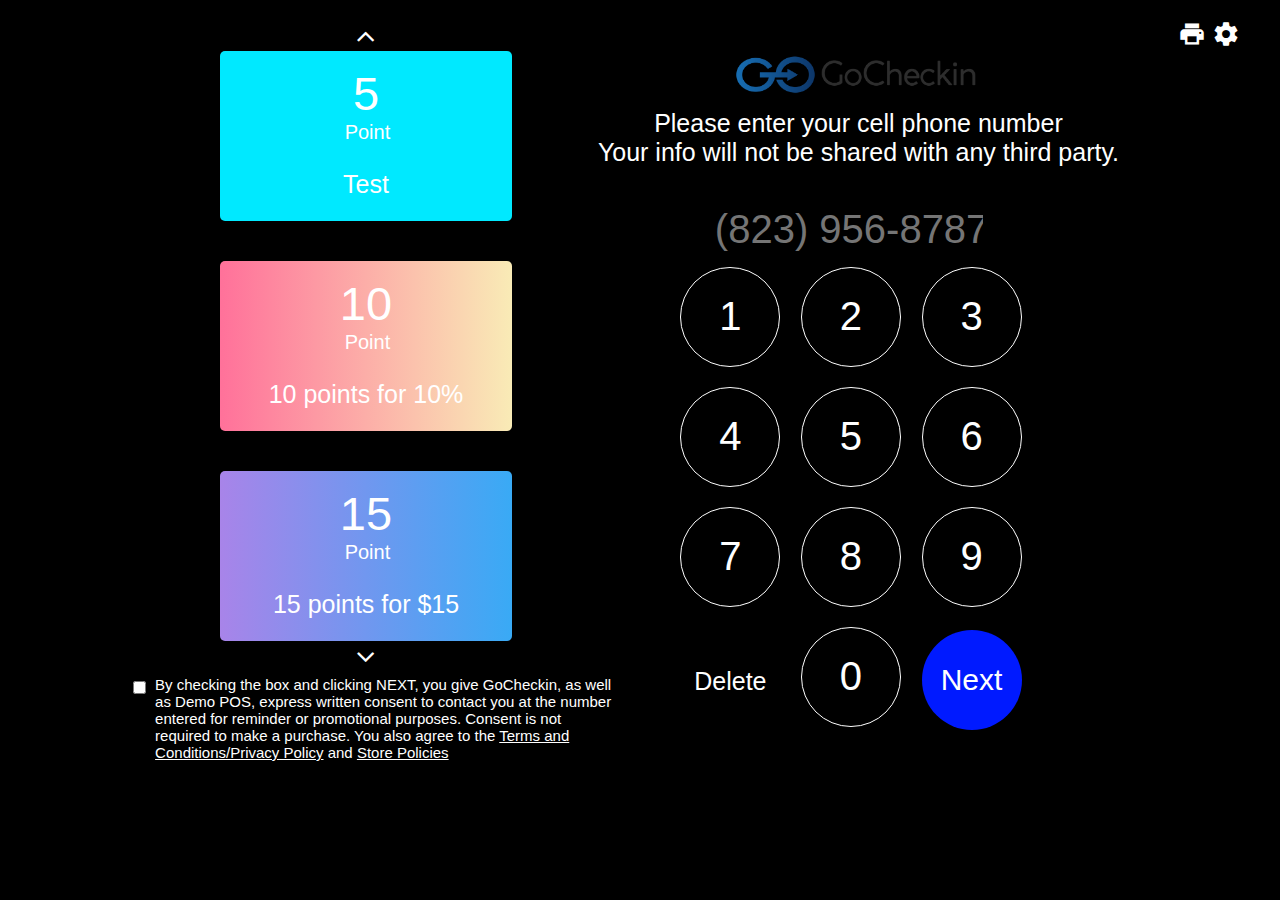
<file: Nail/index.html>
<!DOCTYPE html>
<html lang="en">

<head>
    <meta charset="UTF-8">
    <meta http-equiv="X-UA-Compatible" content="IE=edge">
    <meta name="viewport" content="width=device-width, initial-scale=1.0">
    <link rel="stylesheet" type="text/css" href="resources/css/styles.css">
    <link rel="stylesheet" type="text/css" href="resources/css/queries.css">
    <link rel="stylesheet" href="https://cdnjs.cloudflare.com/ajax/libs/font-awesome/4.7.0/css/font-awesome.min.css">
    <link rel="stylesheet" href="https://fonts.googleapis.com/icon?family=Material+Icons">
    <script src="resources/js/function.js"></script>
    <title>Duyen | Nails |</title>
</head>

<body>
    <header>
        <div class="nagvition-icons">
            <nav>
                <ul>
                    <li><a href="#"><i class="material-icons">print</i></a></li>
                    <li><a href="#"><i class="material-icons">settings</i></a></li>
                </ul>
            </nav>
        </div>


        <section class="first-page-section">
            <div class="row">
                <div class="col span-1-of-3">
                    <!-- Point Section -->
                    <div class="point-section">
                        <!-- Box -->
                        <div class="point-box-container">
                            <!-- Arrow up -->
                            <i class="fa fa-angle-up"></i>


                            <div class="row">
                                <!-- Arrow left for 786px & 820px -->
                                <i class="material-icons arrow-left">keyboard_arrow_left</i>

                                <div class="col span-1-of-3 box box-1 box-1-w786px">
                                    <h2>5</h2>
                                    <p>Point</p>
                                    <h5>Test</h5>
                                </div>
                                <div class="col span-1-of-3 box box-2">
                                    <h2>10</h2>
                                    <p>Point</p>
                                    <h5>10 points for 10%</h5>
                                </div>
                                <div class="col span-1-of-3 box box-3">
                                    <h2>15</h2>
                                    <p>Point</p>
                                    <h5>15 points for $15</h5>
                                </div>

                                <!-- Arrow right for 786px & 820px -->
                                <i class="material-icons arrow-right">keyboard_arrow_right</i>
                            </div>

                            <!-- Arrow down -->
                            <i class="fa fa-angle-down" style="margin-bottom: 5px"></i>

                        </div>

                        <!-- Agreement -->
                        <div class="agreement-section">
                            <input type="checkbox">
                            <p>By checking the box and clicking NEXT, you give GoCheckin, as well as Demo POS, express written consent to contact you at the number entered for reminder or promotional purposes. Consent is not required to make a purchase.
                                You also agree to the <a href="#">Terms and Conditions/Privacy Policy</a> and <a href="#">Store Policies</a>
                            </p>
                        </div>
                    </div>

                </div>
                <div class="clearfix:after"></div>
                <!-- Enter Phone Number Section -->
                <div class="col span-2-of-3">
                    <div class="phone-number-section">
                        <img class="logo" src="./resources/img/logo.png">
                        <p>
                            Please enter your cell phone number <br> Your info will not be shared with any third party.
                        </p>
                        <div class="phoneNumber">
                            <form><input type="tel" id="phone" name="phone" placeholder="(823) 956-8787" pattern="[0-9]{3}-[0-9]{3}-[0-9]{2}" required></form>
                        </div>
                        <div class="keyboard">
                            <div class="row-keyboard">
                                <button onclick="myFunction()" class="btn">1</button>
                                <button class="btn">2</button>
                                <button class="btn">3</button>
                            </div>
                            <div class="row-keyboard">
                                <button class="btn">4</button>
                                <button class="btn">5</button>
                                <button class="btn">6</button>
                            </div>
                            <div class="row-keyboard">
                                <button class="btn">7</button>
                                <button class="btn">8</button>
                                <button class="btn">9</button>
                            </div>
                            <div class="row-keyboard">
                                <button class="btn delelete-btn">Delete</button>
                                <button class="btn">0</button>
                                <a href="Email.html"><button class="btn next-btn">Next</button></a>
                            </div>
                        </div>
                    </div>

                </div>
            </div>
        </section>
    </header>

</body>

</html>
</file>
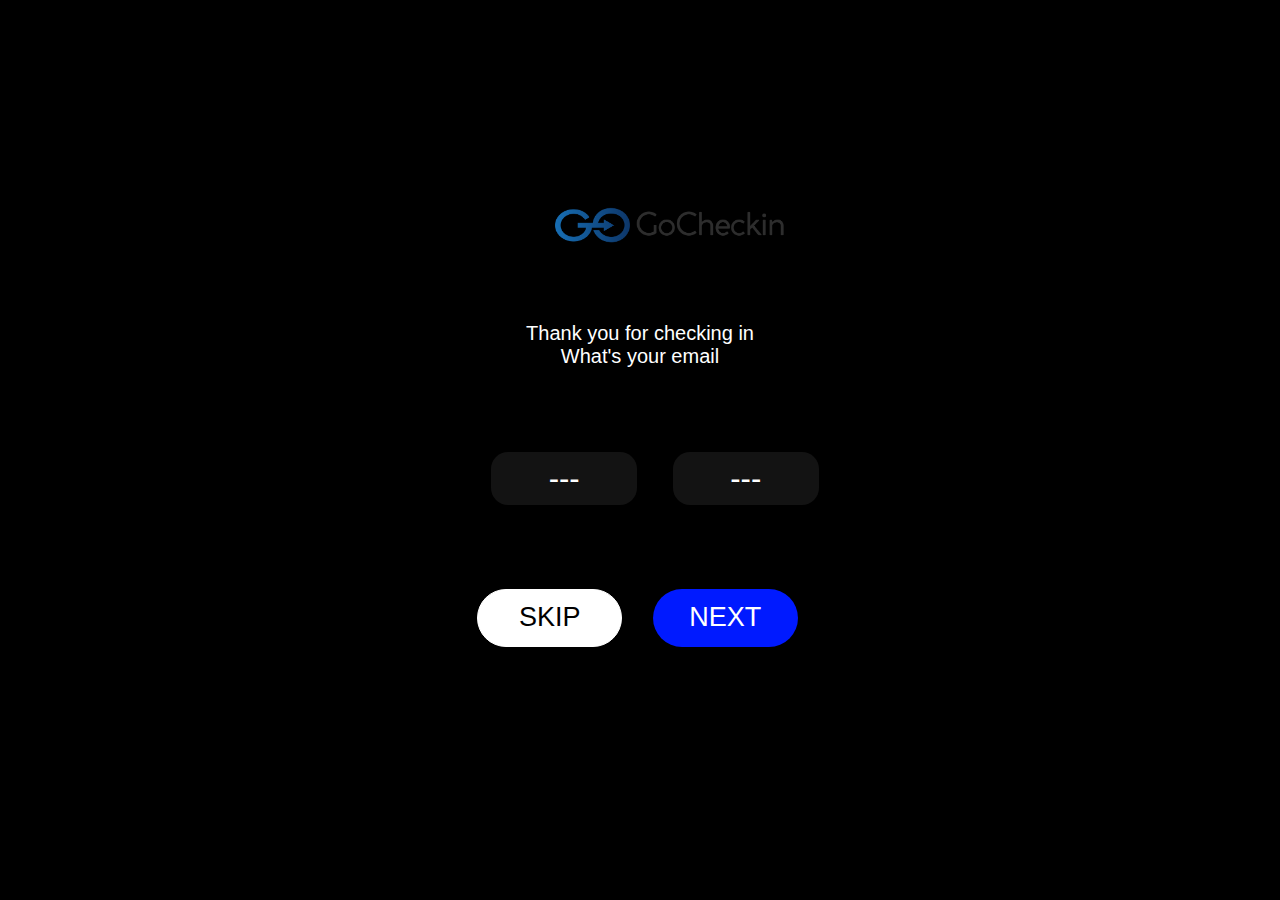
<file: Nail/Birthday.html>
<!DOCTYPE html>
<html lang="en">

<head>
    <meta charset="UTF-8">
    <meta http-equiv="X-UA-Compatible" content="IE=edge">
    <meta name="viewport" content="width=device-width, initial-scale=1.0">
    <link rel="stylesheet" type="text/css" href="resources/css/styles.css">
    <link rel="stylesheet" type="text/css" href="resources/css/queries.css">
    <link rel="stylesheet" href="https://fonts.googleapis.com/icon?family=Material+Icons">

    <title>| Nails | Enter Your Birthday </title>
</head>
<header>
    <div class="email-section birtday-section">
        <div class="birthday-row">
            <img class="logo-small" src="./resources/img/logo.png">
        </div>

        <div class="birthday-row">
            <p>
                Thank you for checking in
            </p>
            <p>
                What's your email
            </p>
        </div>

        <div class="birthday-row">
            <form>
                <select name="month" id="month">
                    <!-- <option value="---">---</option>
                    <option value="January">January</option>
                    <option value="February">February</option>
                    <option value="March">March</option>
                    <option value="April">April</option>
                    <option value="May">May</option>
                    <option value="June">June</option>
                    <option value="July">July</option>
                    <option value="August">August</option>
                    <option value="September">September</option>
                    <option value="October">October</option>
                    <option value="November">November</option>
                    <option value="December">December</option> -->
                </select>

                <select name="day" id="day">
                    <!-- <option value="---">---</option>
                    <option value="1">1</option>
                    <option value="2">2</option>
                    <option value="3">3</option>
                    <option value="4">4</option>
                    <option value="5">5</option>
                    <option value="6">6</option>
                    <option value="7">7</option>
                    <option value="8">8</option>
                    <option value="9">9</option>
                    <option value="10">10</option>
                    <option value="11">11</option>
                    <option value="12">12</option>
                    <option value="13">13</option>
                    <option value="14">14</option>
                    <option value="15">15</option>
                    <option value="16">16</option>
                    <option value="17">17</option>
                    <option value="18">18</option>
                    <option value="19">19</option>
                    <option value="20">20</option>
                    <option value="21">21</option>
                    <option value="22">22</option>
                    <option value="23">23</option>
                    <option value="24">24</option>
                    <option value="25">25</option>
                    <option value="26">26</option>
                    <option value="27">27</option>
                    <option value="28">28</option>
                    <option value="29">29</option>
                    <option value="30">30</option>
                    <option value="31">31</option> -->
                </select>

            </form>
        </div>

        <div class="birthday-row">
            <a href="Services.html"><button class="skip-btn">SKIP</button></a>
            <a href="Services.html"></a><button class="long-next-btn">NEXT</button>
        </div>
    </div>

    <body>
        <script src="resources/js/function.js"></script>
    </body>

</header>
</file>
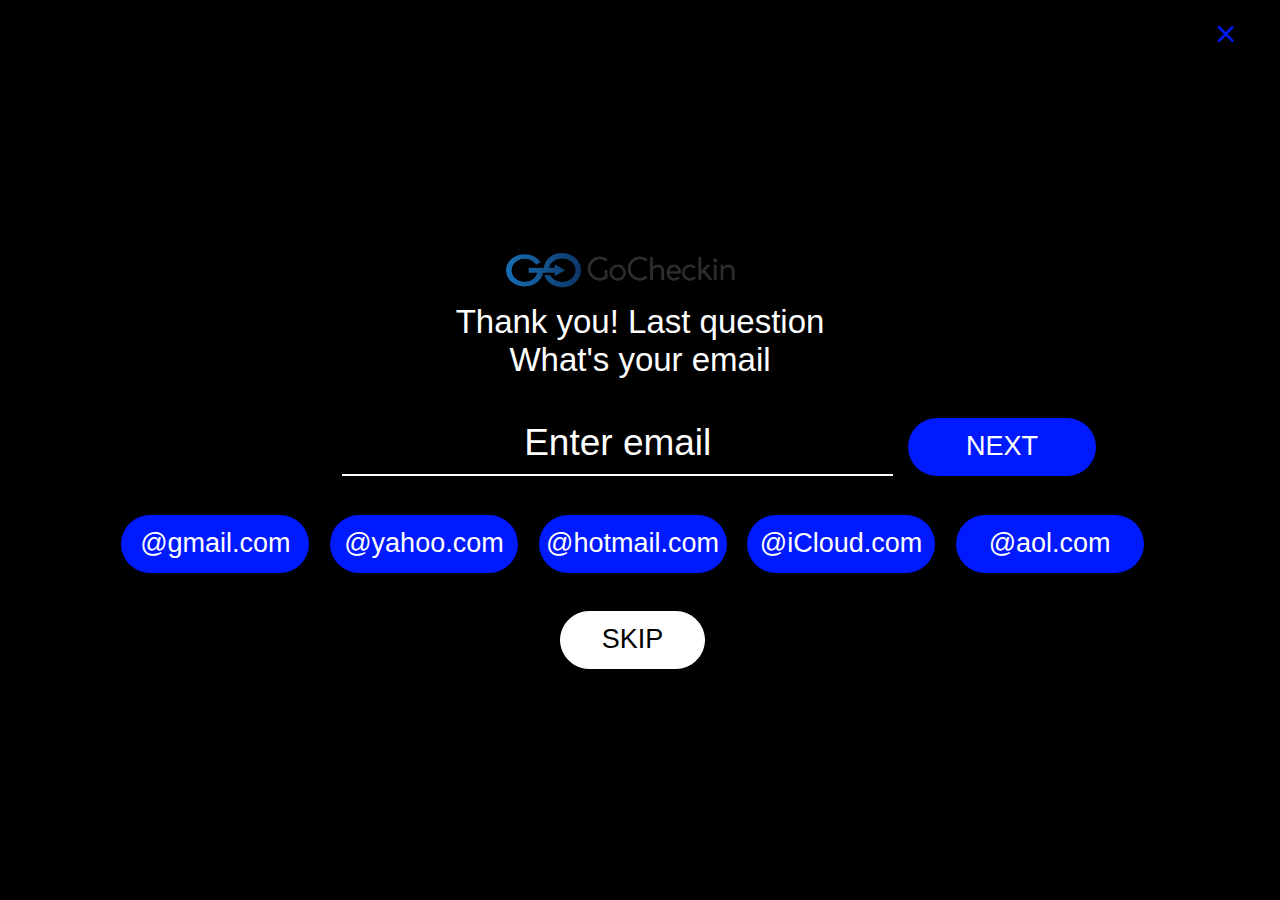
<file: Nail/Email.html>
<!DOCTYPE html>
<html lang="en">

<head>
    <meta charset="UTF-8">
    <meta http-equiv="X-UA-Compatible" content="IE=edge">
    <meta name="viewport" content="width=device-width, initial-scale=1.0">
    <link rel="stylesheet" type="text/css" href="resources/css/styles.css">
    <link rel="stylesheet" type="text/css" href="resources/css/queries.css">
    <link rel="stylesheet" href="https://fonts.googleapis.com/icon?family=Material+Icons">

    <title>| Nails | Enter Your Email </title>
</head>
<header>
    <div class="nagvition-icons">
        <nav>
            <i class="material-icons close-icon">close</i>
        </nav>
    </div>

    <div class="email-section">
        <!-- Email Title -->
        <div class="email-row">
            <img class="logo-small" src="./resources/img/logo.png">
            <p>
                Thank you! Last question
            </p>
            <p>
                What's your email
            </p>
        </div>

        <!-- Enter Email-->
        <div class="email-row">
            <div class="input-and-next-btn">
                <span>
                    <input type="email" id="email" name="email" placeholder="Enter email">
                    <button class="long-next-btn">NEXT</button>
                </span>
            </div>
        </div>

        <!-- Options for choosing the ending for Email -->
        <div class="email-row">
            <button>@gmail.com</button>
            <button>@yahoo.com</button>
            <button>@hotmail.com</button>
            <button>@iCloud.com</button>
            <button>@aol.com</button>
        </div>

        <!-- Skip button-->

        <a href="Birthday.html"><button class="skip-btn">SKIP</button></a>



    </div>
</header>


<body>

</body>

</html>
</file>
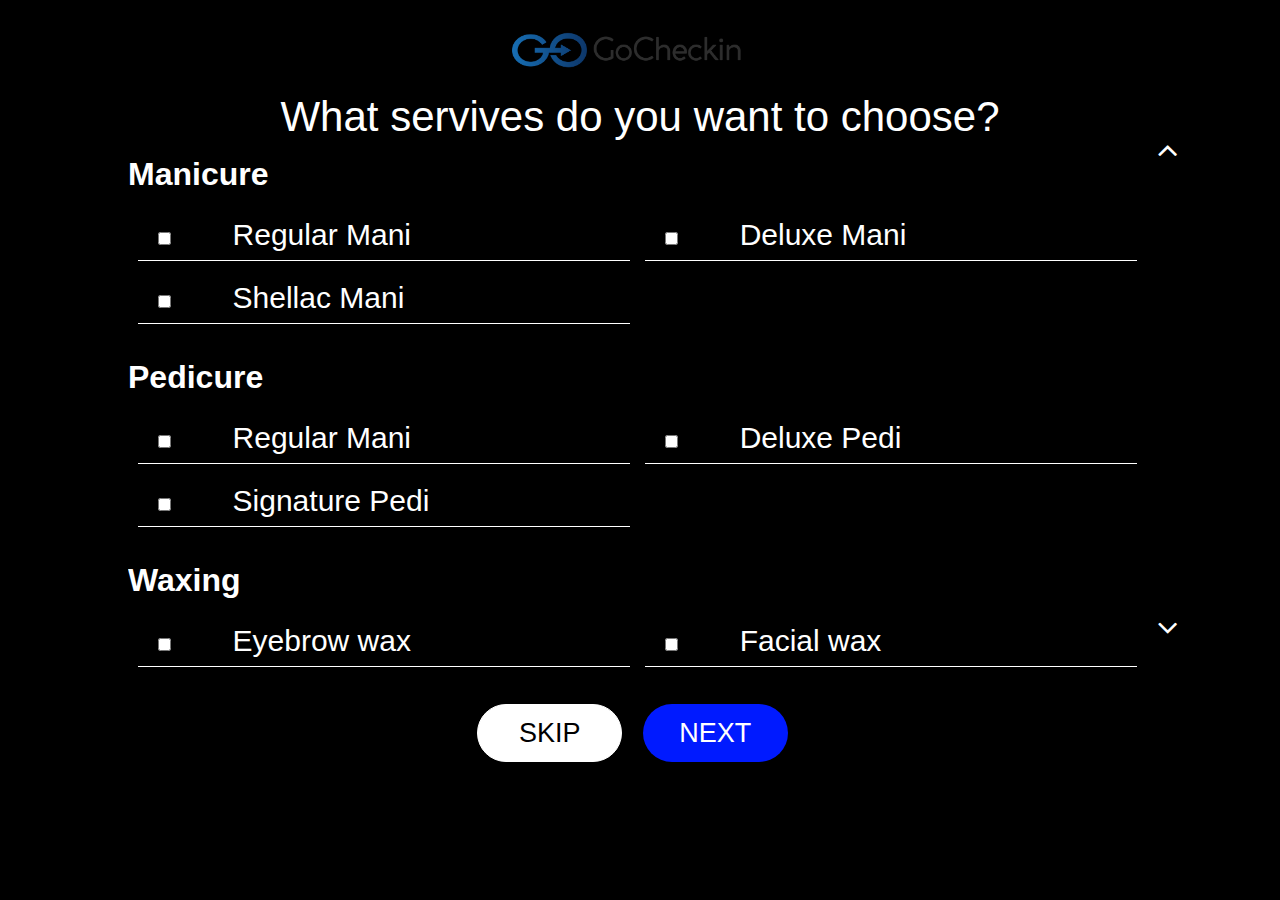
<file: Nail/Services.html>
<!DOCTYPE html>
<html lang="en">

<head>
    <meta charset="UTF-8">
    <meta http-equiv="X-UA-Compatible" content="IE=edge">
    <meta name="viewport" content="width=device-width, initial-scale=1.0">
    <link rel="stylesheet" type="text/css" href="resources/css/styles.css">
    <link rel="stylesheet" type="text/css" href="resources/css/queries.css">
    <link rel="stylesheet" href="https://cdnjs.cloudflare.com/ajax/libs/font-awesome/4.7.0/css/font-awesome.min.css">
    <link rel="stylesheet" href="https://fonts.googleapis.com/icon?family=Material+Icons">

    <title>| Nails | Enter Your Birthday </title>
</head>
<header>
    <div class="service-section">
        <div class="service-row">
            <img class="logo-small" src="./resources/img/logo.png">
        </div>
        <div class="service-row">
            <h2>
                What servives do you want to choose?
            </h2>
        </div>

        <!-- Arrow up -->
        <i class="fa fa-angle-up arrow-up"></i>

        <!-- Parent container of servive -->
        <div class="service-container">
            <!----- Manicure ----->
            <div class="service-row">
                <h5> Manicure </h5>
                <div class="ser-row">
                    <input type="checkbox">
                    <span>
                        <label>Regular Mani</label>
                    </span>
                </div>
                <div class="ser-row">
                    <input type="checkbox">
                    <span>
                        <label>Deluxe Mani</label>
                    </span>
                </div>
                <div class="ser-row">
                    <input type="checkbox">
                    <span>
                        <label>Shellac Mani</label>
                    </span>
                </div>
            </div>
            <!----- Pedicure ----->
            <div class="service-row">
                <h5> Pedicure </h5>

                <div class="ser-row">
                    <input type="checkbox">
                    <span>
                        <label>Regular Mani</label>
                    </span>
                </div>
                <div class="ser-row">
                    <input type="checkbox">
                    <span>
                        <label>Deluxe Pedi</label>
                    </span>
                </div>
                <div class="ser-row">
                    <input type="checkbox">
                    <span>
                        <label>Signature Pedi</label>
                    </span>
                </div>
            </div>

            <!----- Waxing ----->
            <div class="service-row">
                <h5> Waxing </h5>

                <div class="ser-row">
                    <input type="checkbox">
                    <span>
                        <label>Eyebrow wax</label>
                    </span>
                </div>
                <div class="ser-row">
                    <input type="checkbox">
                    <span>
                        <label>Facial wax</label>
                    </span>
                </div>
            </div>

            <!----- Template ------->
            <div class="service-row">
                <h5> Title </h5>

                <div class="ser-row">
                    <input type="checkbox">
                    <span>
                        <label>Name of service</label>
                    </span>
                </div>
                <div class="ser-row">
                    <input type="checkbox">
                    <span>
                        <label>Name of service</label>
                    </span>
                </div>
            </div>

            <div class="service-row">
                <h5> Title </h5>

                <div class="ser-row">
                    <input type="checkbox">
                    <span>
                        <label>Name of service</label>
                    </span>
                </div>
                <div class="ser-row">
                    <input type="checkbox">
                    <span>
                        <label>Name of service</label>
                    </span>
                </div>
                <div class="ser-row">
                    <input type="checkbox">
                    <span>
                        <label>Name of service</label>
                    </span>
                </div>
            </div>

            <div class="service-row">
                <h5> Title </h5>

                <div class="ser-row">
                    <input type="checkbox">
                    <span>
                        <label>Name of service</label>
                    </span>
                </div>
                <div class="ser-row">
                    <input type="checkbox">
                    <span>
                        <label>Name of service</label>
                    </span>
                </div>
                <div class="ser-row">
                    <input type="checkbox">
                    <span>
                        <label>Name of service</label>
                    </span>
                </div>
            </div>

            <!-- Arrow down -->
            <i class="fa fa-angle-down arrow-down" style="margin-bottom: 5px"></i>

        </div>


        <!-- Skip & Next Button -->
        <div class="btn-bottom">
            <a href="PreferredStaff.html"><button class="skip-btn">SKIP</button></a>
            <a href="PreferredStaff.html"><button class="long-next-btn">NEXT</button></a>
        </div>

    </div>
</header>
</file>
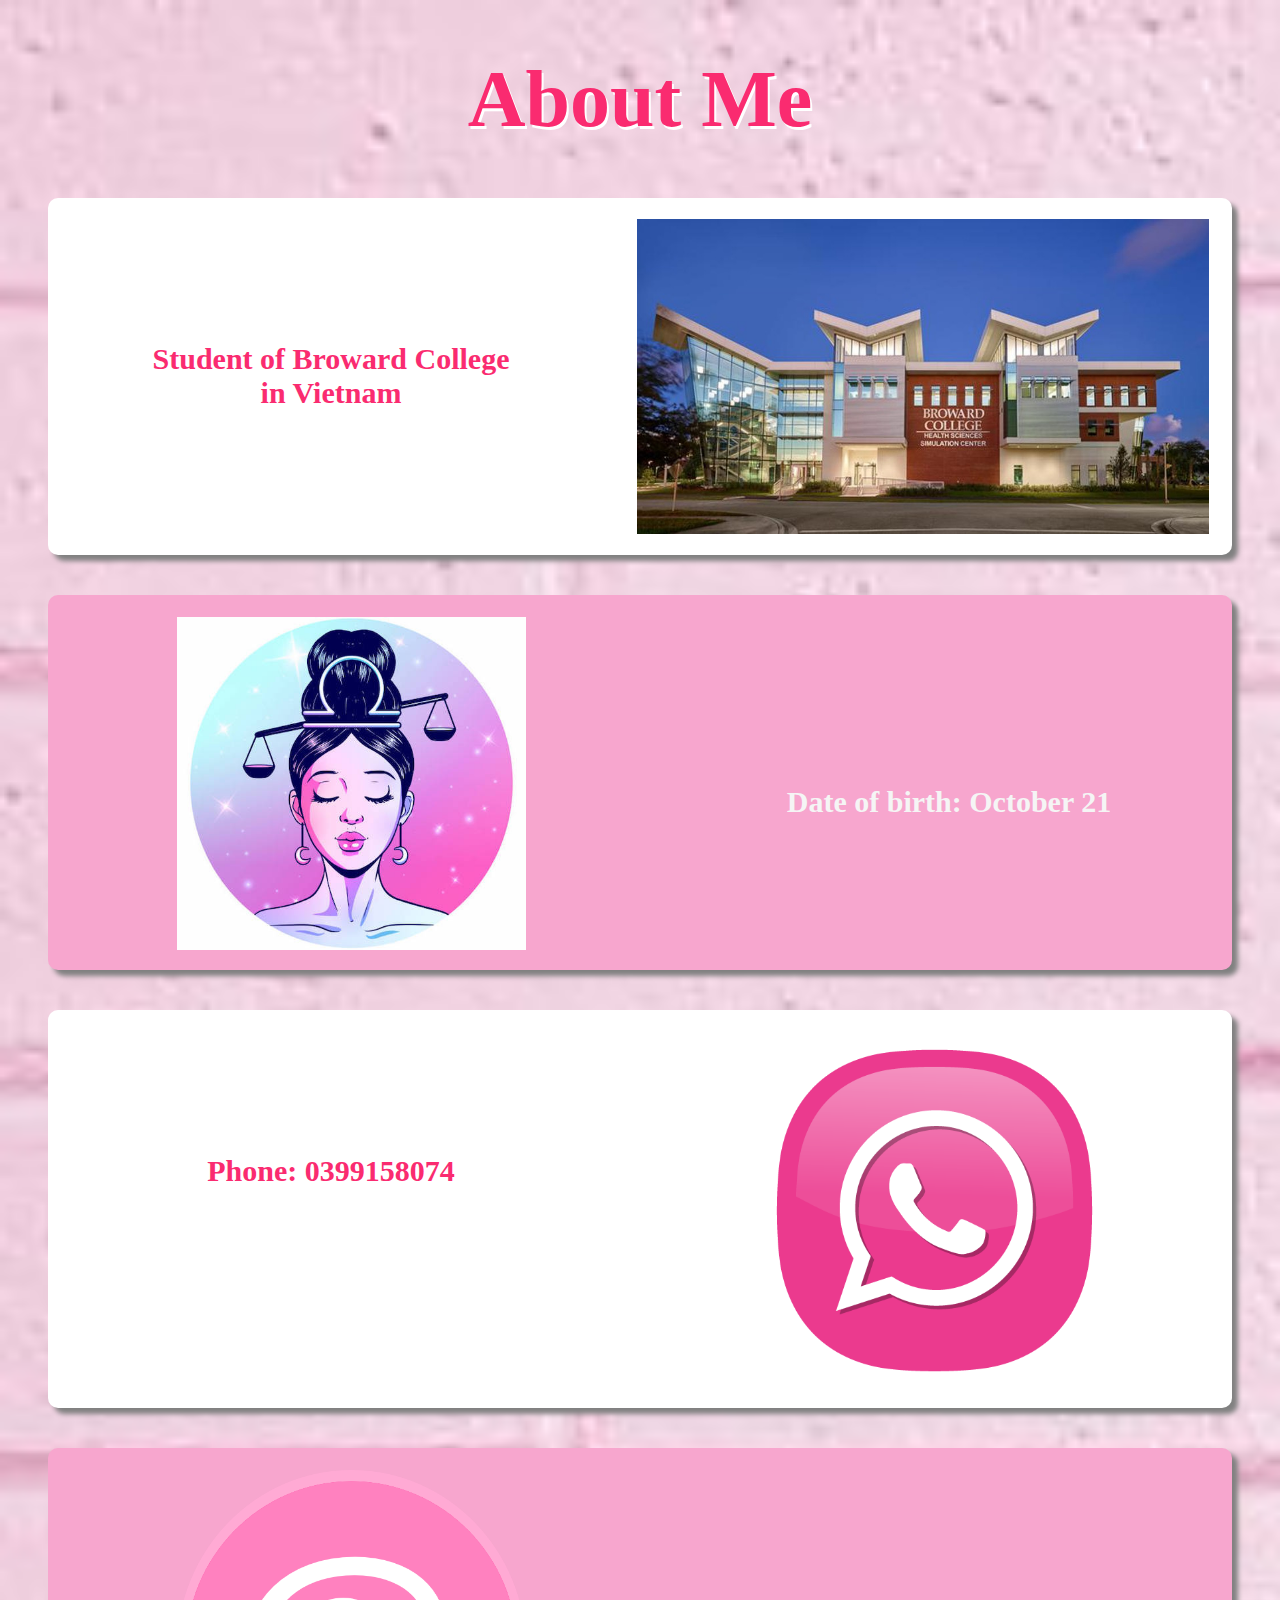
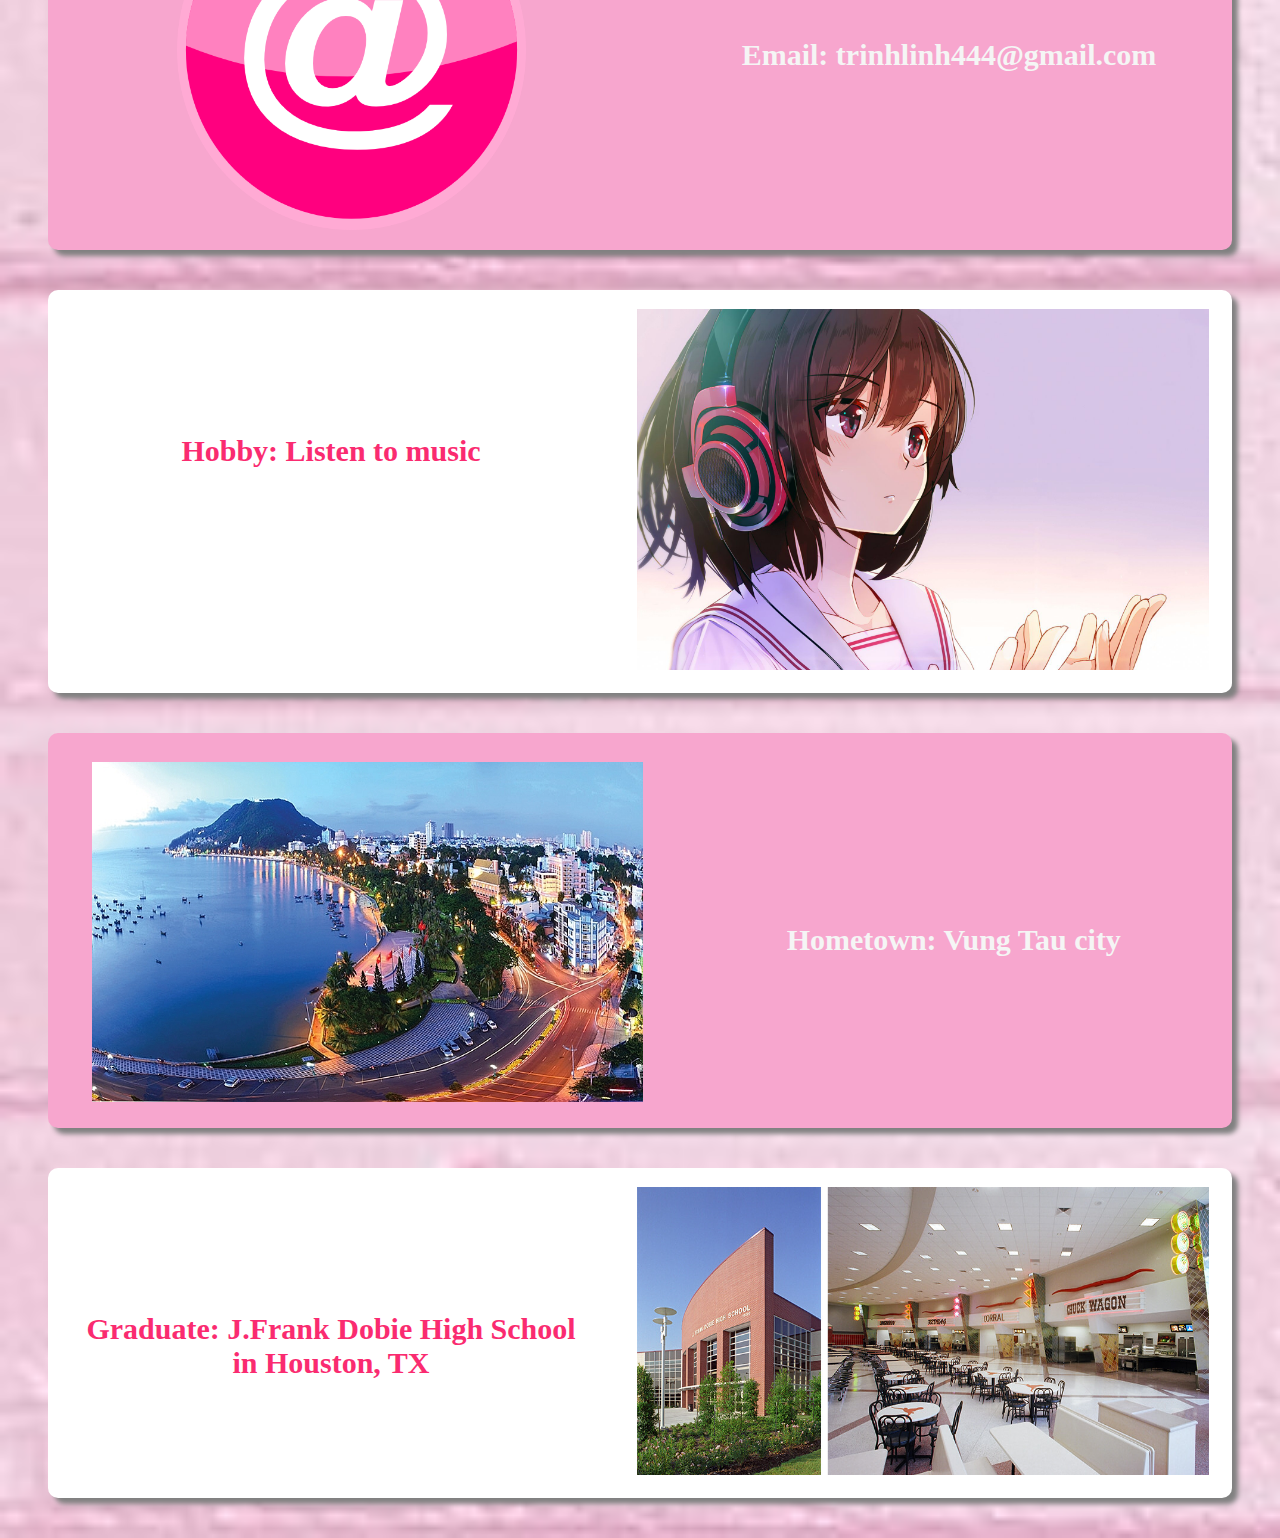
<file: Personal Website/AboutPage.html>
<!DOCTYPE html>
<html lang="en">

<head>
    <meta charset="UTF-8">
    <meta name="viewport" content="width=device-width, initial-scale=1.0">
    <link rel="stylesheet" href="AboutPage.css">
    <title> ABOUT </title>
    <link rel="icon" type="image" href="image/Linhicon.jpg">
</head>

<body>
<h1 class="aboutme"> About Me</h1>
<div style="width:100%; margin:10px; display: contents;">

    <div class="white">
        <div class="inside">
            <p class="text"> Student of Broward College <br> in Vietnam </p>
        </div>
        <div class="photo">
        <a href="https://broward.edu.vn/">
            <img src="image/Broward College.jpeg" style="width: 100%; height: 100%; padding-top: 2px;">
        </a>
        </div>
    </div>
    <div class="pink">
        <div class="photo">
            <a href="https://blog.prepscholar.com/libra-traits-personality">
                <img src="image/libra.jpeg" style="width: 61%; height: 100%; padding-right: 117px; padding-top: 3px;">
            </a>
        </div>
        <div class="inside">
            <p class="text2"> Date of birth: October 21 </p>
        </div>
    </div>

    <div class="white">
        <div class="inside">
                <p class="text"> Phone: 0399158074 </p>
        </div>
        <div class="photo">
            <a href="tel:0399158074">
                <img src="image/CellphonePink.png" style="width: 61%; height: 100%; padding-right: 100px; padding-top: 3px;">
            </a>
        </div>
    </div>
    <div class="pink">
        <div class="photo">
            <a href="mailto:trinhlinh444@gmail.com">
                <img src="image/EmailAddressPink.png" style="width: 61%; height: 100%; padding-right: 117px; padding-top: 3px;">
            </a>
        </div>
        <div class="inside">
            <p class="text2"> Email: trinhlinh444@gmail.com </p>
        </div> 
    </div>

    <div class="white">
        <div class="inside">
            <p class="text"> Hobby: Listen to music </p>
        </div>
        <div class="photo">
            <a href="https://www.youtube.com/watch?v=pRbxlpvXw2s">
                <img src="image/Listen to music.jpeg" style="width: 100%; height:100%">
            </a>
        </div>
    </div>
    <div class="pink">
        <div class="photo" style="margin:10px">
            <a href="https://www.itourvn.com/blog/what-to-do-in-vung-tau-travel-guide">
                <img src="image/bariavungtau.jpeg" style="width: 98%; height: 102%">
            </a>
        </div>
        <div class="inside">
            <p class="text2"> Hometown: Vung Tau city </p>
        </div>
    </div>

    <div class="white">
        <div class="inside">
            <p class="text"> Graduate: J.Frank Dobie High School in Houston, TX </p>
        </div>
        <div class="photo">
            <a href="https://dobie.pasadenaisd.org/">
                <img src="image/DobieHighSchool.jpeg" style="width: 100%; height: 100%;">
            </a>
        </div>
    </div>
</div>
</body>
</html>
</file>
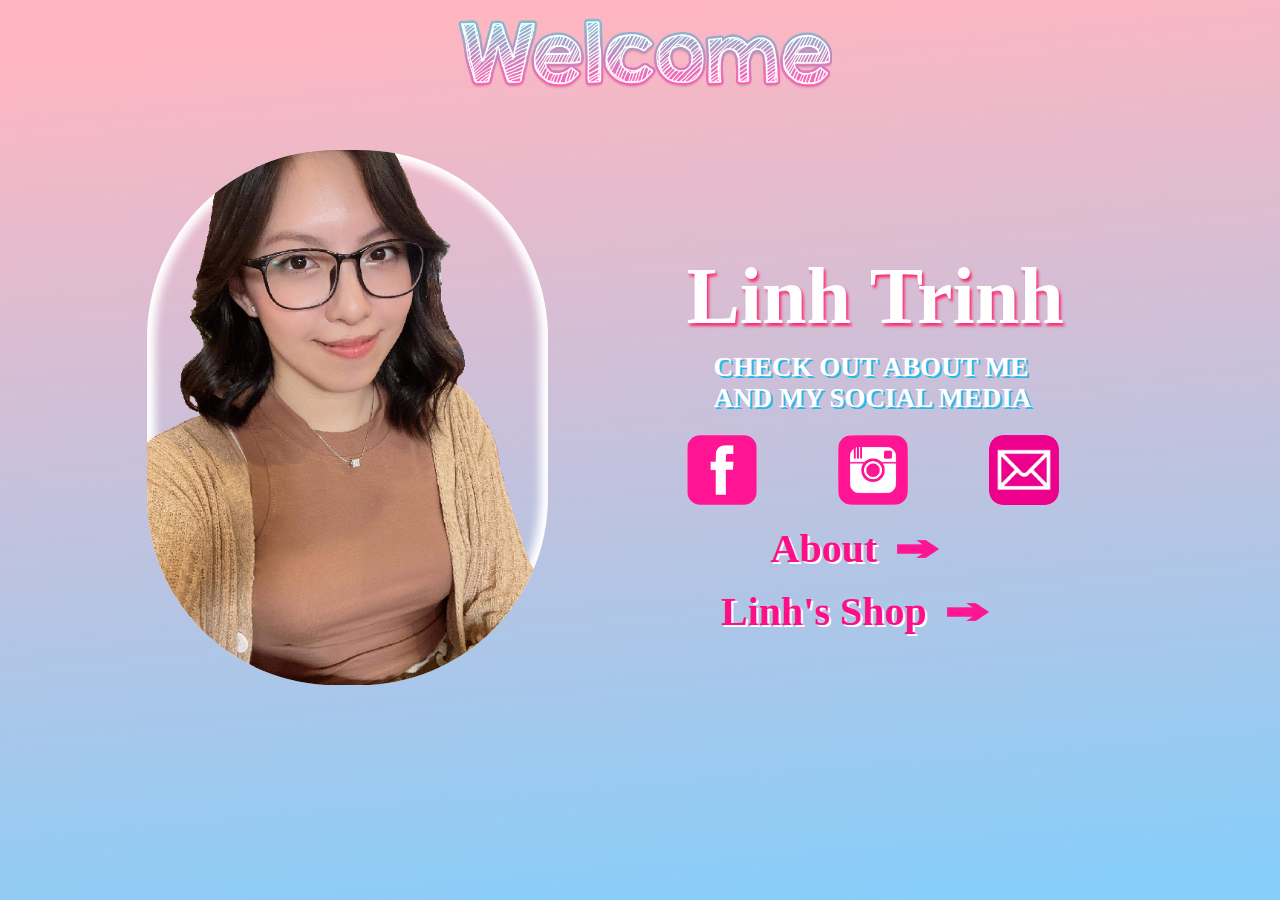
<file: Personal Website/personalwebpage.html>
<!DOCTYPE html>
<html lang="en">

<head>
    <meta charset="UTF-8">
    <meta name="viewport" content="width=device-width, initial-scale=1.0">
    <link rel="stylesheet" href="personalwebpage.css">
    <title> Linh Trinh </title>
    <link rel="icon" type="image" href="image/Linhicon.jpg">
</head>

<body>
    <div class="header">
        <img class="TitleImage" src="image/welcome_PNG106.png">
    </div>
   
        <div class="content">
            <a href="https://www.facebook.com/profile.php?id=100058729089213">
                <img class="img" src="image/LinhTrinh.png">
            </a>
            <div class="body">
                <h1 class="h1"> Linh Trinh </h1>
                <h2 class="socialmedia"> CHECK OUT ABOUT ME <br> AND MY SOCIAL MEDIA </h2>
                <nav class="alloficon">
                    <li> <a href="https://www.facebook.com/profile.php?id=100058729089213">
                            <img class="SMicon" src="image/pinkfacebook2.png">
                    </li>
                    <li> <a href="https://www.instagram.com/linhtrinh9763/">
                            <img class="SMicon" src="image/instagramicon.png">
                    </li>
                    <li> <a href="mailto:trinhlinh444@gmail.com">
                            <img class=" SMicon" src="image/gmailicon.jpeg">
                    </li>
                </nav>
                <div class="about">
                <button class="button">
                    <a class="link" href="AboutPage.html"> About </a>
                </button>
                <a href="AboutPage.html">
                <img class="arrow" src="image/Pinkarrow.png" >
                </a>
                </div>
                <div class="about">
                    <button class="button">
                        <a class="link" href="Shop.html"> Linh's Shop </a>
                    </button>
                    <a href="Shop.html">
                    <img class="arrow" src="image/Pinkarrow.png" >
                    </a>
                    </div>
            </div>
            
            <div class="quote">&#34;Smile. Life is too short to be unhappy.&#34;</div>
        </div>
        

        

</body>

</html>
</file>
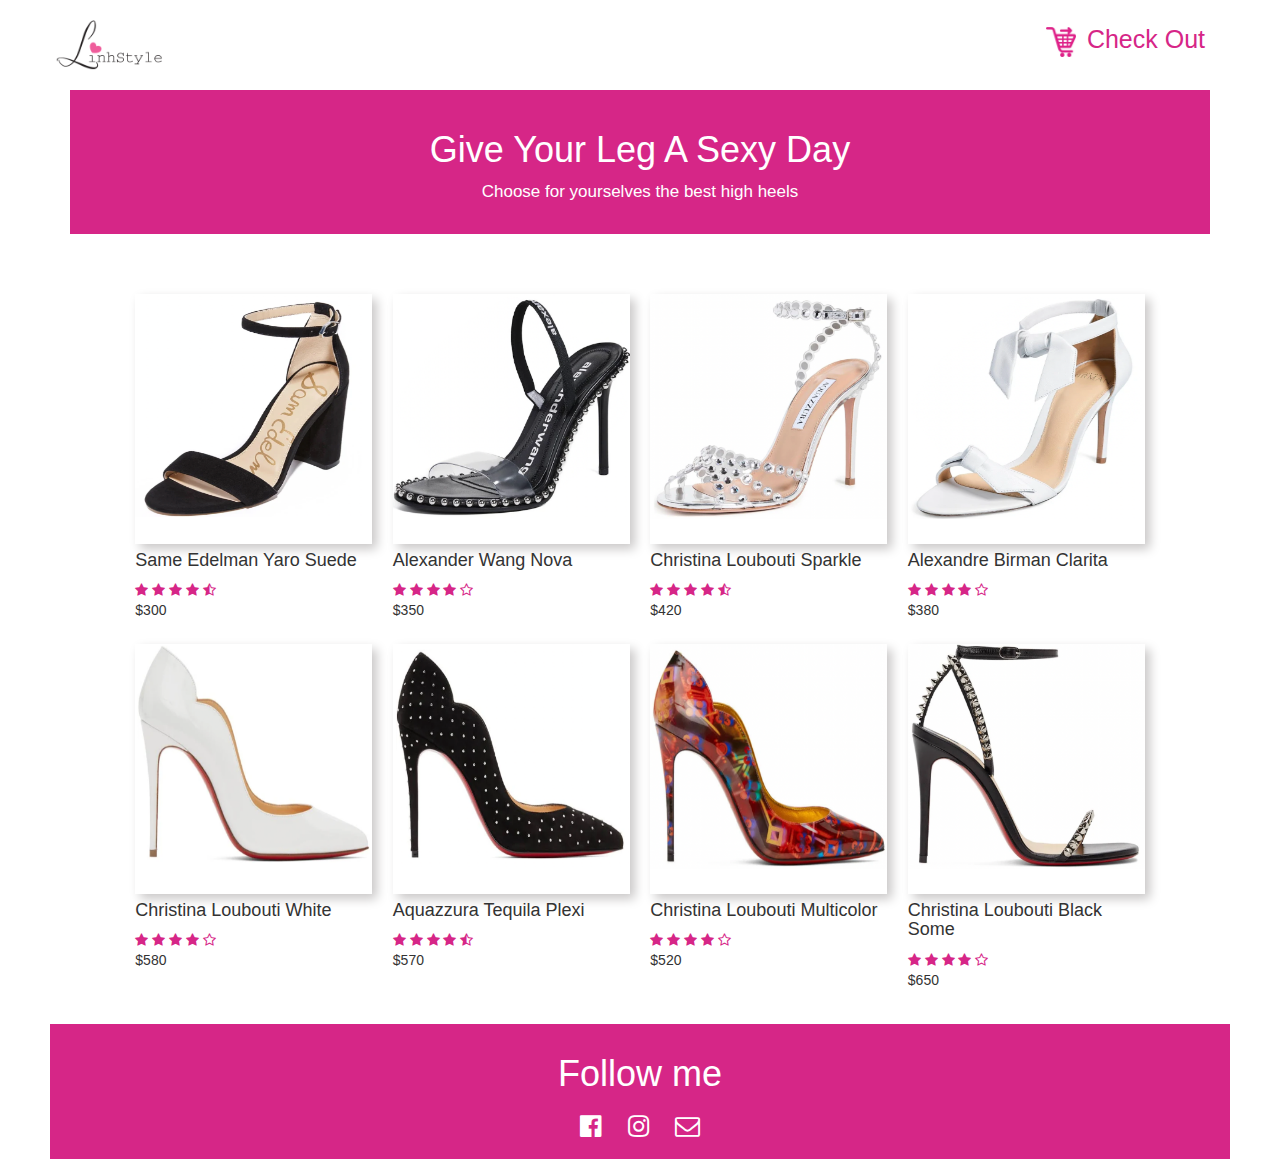
<file: Personal Website/Shop.html>
<DOCTYPE html>
    <html lang="en">

    <head>
        <meta charset="UTF-8">
        <meta name="viewport" content="width=device-width, initial-scale=1.0">
        <link rel="stylesheet" href="shop.css">
        <title> LINH'S SHOP </title>
        <link rel="icon" type="image" href="Linhicon.jpg">
        <link rel="stylesheet" href="https://stackpath.bootstrapcdn.com/font-awesome/4.7.0/css/font-awesome.min.css">
        <link rel="stylesheet" href="https://maxcdn.bootstrapcdn.com/bootstrap/3.4.1/css/bootstrap.min.css">
        <script src="https://ajax.googleapis.com/ajax/libs/jquery/3.5.1/jquery.min.js"></script>
        <script src="https://maxcdn.bootstrapcdn.com/bootstrap/3.4.1/js/bootstrap.min.js"></script>
    </head>

    <body>
        <div class="body">
            <div class="linh-container">
                <div class="linh-navbar">
                    <div class="linh-logo">
                        <img src="Linhlogo.png" width="130px">
                    </div>
                    <nav>
                        <ul onclick="checkout()">
                            <li> <a href="Shop.html">
                                    <img class="linh-checkout" src="checkout-512.jpg">
                                </a>
                            <li> <a style="cursor:pointer"> Check Out </a>
                            </li>
                        </ul>
                    </nav>
                </div>


                <div class="container">

                    <!-- Trigger the modal with a button -->

                    <!-- Modal -->
                    <div class="modal fade" id="myModal" role="dialog">
                        <div class="modal-dialog modal-lg">
                            <div class="modal-content">
                                <div class="modal-header">
                                    <button type="button" class="close" data-dismiss="modal">&times;</button>
                                    <h4 class="modal-title"
                                        style="text-align: center; color: rgb(214, 38, 135); font-size: 35px">
                                        Fill Out Your Information </h4>
                                </div>
                                <div class="modal-body">
                                    <div style="display: flex;">
                                        <div class="linh-modal" style="width: 23%;">
                                            <form style="padding-bottom: 10px;">
                                                <label for="name"> Name: </label><br>
                                                <input type="text" name="name"><br>
                                                <label for="phonenumber"> Phone Number: </label><br>
                                                <input type="text" name="phonenumber"><br>
                                                <label for="email"> Email: </label><br>
                                                <input type="email" name="email"><br>
                                                <label for="homeaddress"> Home Address: </label><br>
                                                <input type="text" name="homeaddress"><br>
                                            </form>
                                        </div>
                                        <div style="width:77%">
                                            <table border="1px" id="show" style="width: 100%;">
                                                <thead>
                                                    <tr>
                                                        <th width="25%">
                                                            Image
                                                        </th>
                                                        <th width="25%">
                                                            Product
                                                        </th>
                                                        <th width="25%">
                                                            Quantity
                                                        </th>
                                                        <th width="25%">
                                                            Price
                                                        </th>
                                                    </tr>
                                                </thead>
                                                
                                                <tbody>


                                                </tbody>
                                                <tfoot>
                                                    <tr style="text-align: center;">
                                                        <td colspan="4">Total: <span id="total"></span></td>
                                                    </tr>
                                                </tfoot>
                                            </table>
                                        </div>
                                    </div>


                                    <div class="modal-footer" style="text-align: right;">

                                        <button type="button" class="btn btn-default"
                                            style="background-color: rgb(214, 38, 135); color: white"
                                            data-dismiss="modal">
                                            Close</button>
                                        <button class="checkout-button" onclick="alert('success');$('#myModal').modal('hide')"> Check out </button>

                                    </div>
                                </div>
                            </div>
                        </div>
                    </div>

                    <!-- Header -->
                    <div class="linh-row">
                        <div class="linh-header">
                            <h1> Give Your Leg A Sexy Day </h1>
                            <p class="linh-p"> Choose for yourselves the best high heels </p>
                        </div>
                    </div>
                </div>

                <!-- Categories -->
                <div class="linh-categories">
                    <div class="linh-small-container">
                        <div class="linh-row">
                            <div class="linh-img">
                                <img class="linhs-img" src="Sam Edelman Yaro Suede.png">
                                <button class="cart" onclick="addCart(this,1)"> Add To Cart </button>
                                <h4 class="linh-product"> Same Edelman Yaro Suede </h4>
                                <div class="linh-rating">
                                    <i class="fa fa-star"></i>
                                    <i class="fa fa-star"></i>
                                    <i class="fa fa-star"></i>
                                    <i class="fa fa-star"></i>
                                    <i class="fa fa-star-half-o"></i>
                                </div>
                                <p > $<span class="linh-price">300</span> </p>
                            </div>
                            <div class="linh-img">
                                <img class="linhs-img" src="Alexander Wang Nova.png">
                                <button class="cart" onclick="addCart(this,2)"> Add To Cart </button>
                                <h4 class="linh-product"> Alexander Wang Nova </h4>
                                <div class="linh-rating">
                                    <i class="fa fa-star"></i>
                                    <i class="fa fa-star"></i>
                                    <i class="fa fa-star"></i>
                                    <i class="fa fa-star"></i>
                                    <i class="fa fa-star-o"></i>
                                </div>
                                <p > $<span class="linh-price">350</span> </p>
                            </div>
                            <div class="linh-img">
                                <img class="linhs-img" src="Christina Loubouti Sparkle.png">
                                <button class="cart" onclick="addCart(this,3)"> Add To Cart </button>
                                <h4 class="linh-product"> Christina Loubouti Sparkle </h4>
                                <div>
                                    <div class="linh-rating">
                                        <i class="fa fa-star"></i>
                                        <i class="fa fa-star"></i>
                                        <i class="fa fa-star"></i>
                                        <i class="fa fa-star"></i>
                                        <i class="fa fa-star-half-o"></i>
                                    </div>
                                    <p > $<span class="linh-price">420</span> </p>
                                </div>
                            </div>
                            <div class="linh-img">
                                <img class="linhs-img" src="Alexandre Birman Clarita.png">
                                <button class="cart" onclick="addCart(this,4)"> Add To Cart </button>
                                <h4 class="linh-product"> Alexandre Birman Clarita </h4>
                                <div class="linh-rating">
                                    <i class="fa fa-star"></i>
                                    <i class="fa fa-star"></i>
                                    <i class="fa fa-star"></i>
                                    <i class="fa fa-star"></i>
                                    <i class="fa fa-star-o"></i>
                                </div>
                                <p > $<span class="linh-price">380</span> </p>
                            </div>
                        </div>
                    </div>

                    <div class="linh-small-container">
                        <div class="linh-row2">
                            <div class="linh-img">
                                <img class="linhs-img" src="Christina Loubouti White.png">
                                <button class="cart" onclick="addCart(this,5)"> Add To Cart </button>
                                <h4 class="linh-product"> Christina Loubouti White </h4>
                                <div class="linh-rating">
                                    <i class="fa fa-star"></i>
                                    <i class="fa fa-star"></i>
                                    <i class="fa fa-star"></i>
                                    <i class="fa fa-star"></i>
                                    <i class="fa fa-star-o"></i>
                                </div>
                                <p > $<span class="linh-price">580</span> </p>
                            </div>
                            <div class="linh-img">
                                <img class="linhs-img" src="Aquazzura Tequila Plexi.png">
                                <button class="cart" onclick="addCart(this,6)"> Add To Cart </button>
                                <h4 class="linh-product"> Aquazzura Tequila Plexi </h4>
                                <div class="linh-rating">
                                    <i class="fa fa-star"></i>
                                    <i class="fa fa-star"></i>
                                    <i class="fa fa-star"></i>
                                    <i class="fa fa-star"></i>
                                    <i class="fa fa-star-half-o"></i>
                                </div>
                                <p > $<span class="linh-price">570</span></p>
                            </div>
                            <div class="linh-img">
                                <img class="linhs-img" src="Christina Loubouti Multicolor.png">
                                <button class="cart" onclick="addCart(this,7)" > Add To Cart </button>
                                <h4 class="linh-product"> Christina Loubouti Multicolor </h4>
                                <div class="linh-rating">
                                    <i class="fa fa-star"></i>
                                    <i class="fa fa-star"></i>
                                    <i class="fa fa-star"></i>
                                    <i class="fa fa-star"></i>
                                    <i class="fa fa-star-o"></i>
                                </div>
                                <p > $<span class="linh-price">520</span> </p>
                            </div>
                            <div class="linh-img">
                                <img class="linhs-img" src="Christina Louboutin Black Some.png">
                                <button class="cart" onclick="addCart(this,8)"> Add To Cart </button>
                                <h4 class="linh-product"> Christina Loubouti Black Some </h4>
                                <div class="linh-rating">
                                    <i class="fa fa-star"></i>
                                    <i class="fa fa-star"></i>
                                    <i class="fa fa-star"></i>
                                    <i class="fa fa-star"></i>
                                    <i class="fa fa-star-o"></i>
                                </div>
                                <p > $<span class="linh-price">650</span> </p>
                            </div>
                        </div>
                    </div>
                </div>
                <div class="linh-container">
                    <div class="linh-row">
                        <div class="linh-footer">
                            <h1> Follow me </h1>
                            <a href="https://www.facebook.com/profile.php?id=100058729089213">
                                <i class="fa fa-facebook-official"></i>
                            </a>
                            <a href="https://www.instagram.com/linhtrinh9763/">
                                <i class="fa fa-instagram"></i>
                            </a>
                            <a href="mailto:trinhlinh444@gmail.com">
                                <i class="fa fa-envelope-o"></i>
                            </a>
                        </div>
                    </div>
                </div>
            </div>

            <input type="hidden" id="temp">

     <script>
         function addCart(_this,id){
            var img =$(_this).closest('.linh-img').find('.linhs-img').attr('src');
            var product =$(_this).closest('.linh-img').find('.linh-product').html();
            var price =$(_this).closest('.linh-img').find('.linh-price').html();
            let json = { 'id': id, 'img': img, 'product': product, 'price': price}
            let temp = $('#temp').val();
            if (temp) {
                temp = JSON.parse($('#temp').val());
            } else {
                temp = []
            }
            temp.push(json)
            $("#temp").val(JSON.stringify(temp))
            alert("Add product success !!! ")
         }
         function checkout(){
             $("#myModal").modal()
             temp = JSON.parse($('#temp').val());
             let html ="";
             sum = 0
             $.each(temp,function(key,val){
                 sum = Number(sum) + Number(val.price)
                 html +=`<tr style="text-align:center"><td> <img width="100%" src="${val.img}">  </td> <td> ${val.product} </td> <td>1</td> <td>$${val.price}</td> </tr>`
             })
             $('#show tbody').html(html)
             $('#total').html("$"+sum)

             


         }
         
     </script>       

    </body>

    </html>
</file>
<file: Nail/resources/css/styles.css>
* {
    box-sizing: border-box;
    margin: 0;
    padding: 0;
}

html {
    background-color: black;
    color: #ffffff;
    font-family: 'Lato', sans-serif;
    font-size: 20px;
    text-rendering: optimizeLegibility;
}

body {
    overflow: hidden;
}

header {
    background-color: black;
    background-size: cover;
    background-position: center;
    height: 100vh;
}


/* -------------------------------------------------------- */


/* --------------------REUSABLE VARIABLE------------------- */


/* -------------------------------------------------------- */

.clearfix:after {
    content: " ";
    display: table;
    clear: both;
}

.row {
    max-width: 100%;
}

.logo-small {
    width: 240px;
    margin-left: 12%;
    margin-top: 3%;
}


/* ----- Button ---- */

.btn-bottom {
    display: inline-block;
    margin: 20px;
}

.skip-btn {
    color: black;
    background-color: white;
    width: 145px;
    margin-bottom: 0px;
    height: 58px;
    border-radius: 30px;
    font-size: 27px;
}

.skip-btn:active,
.skip-btn:hover {
    color: white;
    background-color: #001aff;
    border: none;
}

.long-next-btn {
    width: 145px;
    height: 58px;
    border-radius: 30px;
    font-size: 27px;
    background-color: #001aff;
    border: none;
}


/* --- Checkbox ************* --- */


/* -------------------------------------------------------- */


/* --------------------NAVIGATION ICONS------------------- */


/* -------------------------------------------------------- */

nav {
    float: right;
    margin-right: 40px;
    margin-top: 20px;
}

nav ul li {
    list-style: none;
}

nav li {
    display: inline-block;
}

nav i {
    color: white;
}

nav .material-icons {
    font-size: 28px;
}


/* -------------------------------------------------------- */


/* --------------------PHONE-PAGE-SECTION------------------ */


/* -------------------------------------------------------- */


/* --------Point------- */

.point-section {
    float: left;
    width: 40%;
}

.point-box-container {
    margin-left: 220px;
    margin-top: 20px;
}

.point-box-container h2 {
    font-size: 47px;
    font-weight: 300;
}

.point-box-container p {
    font-size: 20px;
    margin-left: 1%;
}

.point-box-container h5 {
    font-size: 25px;
    margin-top: 26px;
    font-weight: 500;
}

.point-box-container .box {
    width: 100%;
    height: 170px;
    margin-bottom: 40px;
    border-radius: 5px;
    text-align: center;
    padding-top: 15px;
}

.point-box-container .row .box-1 {
    background-color: #00e9ff;
}

.point-box-container .row .box-2 {
    background-image: linear-gradient(to right, #ff719a, #f9ebb6);
}

.point-box-container .row .box-3 {
    background-image: linear-gradient(to right, #a884e9, #39aaf5);
    margin-bottom: 0px;
}


/* -- Arrow --- */

.point-box-container i {
    margin-left: 46.5%;
    font-size: 30px;
}

.point-box-container .arrow-left {
    display: none;
}

.point-box-container .arrow-right {
    display: none;
}


/* ----- Agreemnent ------ */

.agreement-section {
    width: 486px;
    margin-left: 26%;
}

.agreement-section p {
    font-size: 15px;
    width: 464px;
    float: right;
}

.agreement-section a {
    color: white;
}


/* ---------------------Phone Number---------------------- */

.phone-number-section {
    float: right;
    width: 50%;
    margin-top: 45px;
}

.phone-number-section p {
    text-align: center;
    font-size: 25px;
}

.logo {
    width: 251px;
    margin-left: 30%;
}

.phone-number-section input {
    margin-left: 26%;
    margin-top: 30px;
    margin-bottom: 5px;
    padding: 10px;
    background-color: transparent;
    font-size: 40px;
    width: 45%;
    border: none;
    text-align: center;
    outline: none;
    color: white;
}


/* Keyboard */

.keyboard {
    display: flex;
    flex-direction: column;
    align-items: center;
}

.row-keyboard {
    margin-bottom: 20px;
}

button {
    background-color: transparent;
    color: white;
    font-size: 40px;
    border: 1px solid white;
    width: 100px;
    height: 100px;
    border-radius: 50%;
    margin-right: 15px;
    cursor: pointer;
    transition: all .5s;
}

button:hover,
button:active {
    background-color: white;
    color: black;
}

.delelete-btn {
    border: none;
    font-size: 25px;
}

.next-btn {
    font-size: 30px;
    font-weight: 500;
    background-color: #001aff;
    border: none;
}


/* -------------------------------------------------------- */


/* --------------------EMAIL-PAGE-SECTION------------------ */


/* -------------------------------------------------------- */


/* ------ Navigation Icons ------ */

.nagvition-icons .close-icon {
    width: 100%;
    color: #001aff;
}


/* --------- Email ------ */

.email-section {
    display: flex;
    flex-direction: column;
    align-items: center;
    justify-content: center;
    position: absolute;
    top: 0;
    bottom: 0;
    right: 0;
    left: 0;
    margin: 0;
}


/* Button */

.email-row {
    margin-bottom: 3%;
}

.email-row p {
    text-align: center;
    font-size: 33px;
}

.email-row input {
    font-size: 37px;
    color: white;
    text-align: center;
    width: 551px;
    padding-bottom: 10px;
    margin-left: 9%;
    margin-right: 1%;
    background-color: transparent;
    border-bottom-color: white;
    border-top: none;
    border-left: none;
    border-right: none;
    outline: none;
}

.email-row .input-and-next-btn {
    width: 120%;
}

.email-row .input-and-next-btn ::placeholder {
    color: white;
}


/* Button */

.email-row button {
    width: 188px;
    height: 58px;
    border-radius: 30px;
    font-size: 27px;
    background-color: #001aff;
    border: none;
}

.email-row button:active,
.email-row button:hover {
    color: #001aff;
    background-color: white;
}


/* -------------------------------------------------------- */


/* --------------------BIRTHDAY-PAGE-SECTION------------------ */


/* -------------------------------------------------------- */

.birthday-row {
    margin-bottom: 5%;
}

.birthday-row form {
    margin: 20px 0;
    width: 100%;
}

.birthday-row p {
    text-align: center;
}

.birthday-row select {
    width: 146px;
    height: 53px;
    font-size: 31px;
    margin-left: 30px;
    color: white;
    text-align: center;
    border: none;
    outline: none;
    background-color: rgba(190, 184, 184, 0.1);
    -webkit-appearance: none;
    border-radius: 17px;
}

.birthday-row button {
    margin-left: 10px;
}


/* -------------------------------------------------------- */


/* --------------------SERVICES-PAGE-SECTION------------------ */


/* -------------------------------------------------------- */

.service-section {
    display: flex;
    flex-direction: column;
    align-items: center;
    position: relative;
    margin-top: 0;
}

.service-container {
    width: 80%;
    overflow: scroll;
    height: 543px;
    margin-bottom: 0;
    margin-top: 0;
}

.service-container::-webkit-scrollbar {
    display: none;
}

.service-container {
    -ms-overflow-style: none;
    /* IE and Edge */
    scrollbar-width: none;
    /* Firefox */
}

.service-section .logo-small {
    display: flex;
    align-items: center;
    margin-left: -6%;
}

.service-row {
    margin-top: 15px;
    margin-bottom: 0;
}

.service-row input {
    margin-left: 20px;
    font-size: 10px;
}

.service-row label {
    font-size: 30px;
    margin-left: 56px;
}

.ser-row {
    display: inline-block;
    margin-left: 10px;
    margin-bottom: 20px;
    border-bottom: 1px solid white;
    padding-bottom: 8px;
    width: 48%;
}

.service-row h2 {
    font-weight: 100;
    font-size: 42px;
}

.service-row h5 {
    font-size: 32px;
    margin-bottom: 25px;
    margin-left: 0;
    margin-top: 0;
}


/* ----- Arrow ----- */

.service-section .arrow-up {
    font-size: 33px;
    position: absolute;
    top: 17%;
    right: 8%;
}

.service-section .arrow-down {
    font-size: 33px;
    position: absolute;
    bottom: 17%;
    right: 8%;
}


/* -------------------------------------------------------- */


/* --------------------PREFERRED-STAFF-PAGE-SECTION------------------ */


/* -------------------------------------------------------- */


/* Staff container */

.staff-container {
    display: flex;
    justify-content: center;
    flex-direction: row;
    flex-wrap: wrap;
    overflow: scroll;
    margin-top: 20px;
    margin-bottom: 15px;
    width: 60%;
    height: 510px;
    margin-top: 35px;
    margin-left: 26px;
    margin-bottom: 16px;
}

.staff-box {
    width: 200px;
    height: 200px;
    margin-right: 40px;
    margin-bottom: 30px;
    background-color: rgba(94, 118, 224, 0.281);
    display: flex;
    flex-direction: column;
    justify-content: center;
    align-items: center;
}

.staff-row h2 {
    font-size: 30px;
    font-weight: 100;
    text-align: center;
}

.staff-box p {
    text-align: center;
    font-size: 25px;
}

.staff-box img {
    border-radius: 50%;
    width: 75px;
    height: 75px;
    margin-bottom: 20px;
}

.staff-container::-webkit-scrollbar {
    display: none;
}

.staff-container {
    -ms-overflow-style: none;
    /* IE and Edge */
    scrollbar-width: none;
    /* Firefox */
}


/* Arrow */

.staff-section .arrow-up {
    top: 21%;
    right: 21%;
}

.staff-section .arrow-down {
    bottom: 11%;
    right: 21%;
}


/* -------------------------------------------------------- */


/* --------------------SUCCESSFUL-PAGE-SECTION------------------ */


/* -------------------------------------------------------- */

.success-section img {
    width: 10%;
}
</file>
<file: Nail/resources/css/queries.css>
/********  Big tablet to 1200px;  ***********************************************/
            
            @media only screen and (max-width: 1200px) {
                /* -------------------------------------------------------- */
                /* --------------------PHONE-PAGE-SECTION------------------ */
                /* -------------------------------------------------------- */
                /* NAVIGATION ICONS */
                nav {
                    margin-right: 3%;
                }
                /* Point & Box */
                .point-section {
                    width: 39%;
                }
                .point-box-container {
                    margin-left: 39%;
                    margin-top: 15%;
                }
                .point-box-container .box {
                    height: 158px;
                    padding-top: 8px;
                }
                /* Phone number */
                .phone-number-section p {
                    font-size: 22px;
                }
                .logo {
                    margin-left: 26%;
                }
                .phone-number-section {
                    width: 48%;
                    margin-top: 8%;
                }
                .phone-number-section input {
                    margin-top: 6%;
                    margin-left: 17%;
                    width: 64%;
                }
                /* Button */
                button {
                    width: 90px;
                    height: 90px;
                }
                /* Agreement */
                .agreement-section {
                    margin-left: 18%;
                }
                /* -------------------------------------------------------- */
                /* --------------------EMAIL-PAGE-SECTION------------------ */
                /* -------------------------------------------------------- */
                .logo-small {
                    margin-left: 17%;
                }
                /* -------------------------------------------------------- */
                /* --------------------SERVICE-PAGE-SECTION------------------ */
                /* -------------------------------------------------------- */
                .service-container {
                    height: 557px;
                    margin-top: 12px;
                }
                .service-row h2 {
                    font-size: 39px;
                }
                .service-row h5 {
                    font-size: 31px;
                }
                /* Arrow */
                .service-section .arrow-up {
                    top: 21%;
                    right: 6%;
                }
                .service-section .arrow-down {
                    bottom: 11%;
                    right: 6%;
                }
                /* -------------------------------------------------------- */
                /* ------------PREFERRED-STAFF-PAGE-SECTION---------------- */
                /* -------------------------------------------------------- */
                .staff-container {
                    width: 62%;
                    height: 493px;
                }
                .staff-box {
                    width: 192px;
                    height: 192px;
                }
                /* Arrow */
                .service-section .arrow-up {
                    right: 18%;
                }
                .service-section .arrow-down {
                    right: 18%;
                }
            }
            /******* Small tablet to big tablet from 768x to 1023px ***************************/
            
            @media only screen and (max-width:1024px) {
                /* -------------------------------------------------------- */
                /* --------------------PHONE-PAGE-SECTION------------------ */
                /* -------------------------------------------------------- */
                /* NAVIGATION ICONS */
                nav {
                    margin-top: 39px;
                    margin-right: 3%;
                }
                /* Point & Box */
                .point-section {
                    width: 40%;
                }
                .point-box-container {
                    margin-left: 35%;
                    margin-top: 15%;
                }
                .point-box-container .box {
                    width: 100%;
                    height: 157px;
                    margin-bottom: 28px;
                    border-radius: 5px;
                    padding-top: 10px;
                }
                .point-box-container h2 {
                    font-size: 47px;
                }
                .point-box-container p {
                    font-size: 20px;
                }
                .point-box-container h5 {
                    font-size: 25px;
                    margin-top: 21px;
                }
                /* Arrow */
                .point-box-container i {
                    margin-left: 46.5%;
                    font-size: 30px;
                }
                .arrow-down {
                    padding-bottom: 5px;
                }
                /* Agreement */
                .agreement-section {
                    margin-left: 19%;
                    width: 421px;
                }
                .agreement-section p {
                    font-size: 13px;
                    width: 403px;
                }
                /* Phone number */
                .phone-number-section {
                    width: 46%;
                    margin-top: 10%;
                }
                .phone-number-section p {
                    font-size: 21px;
                }
                .logo {
                    margin-left: 23%;
                }
                .phone-number-section input {
                    margin-top: 4%;
                    margin-left: 17%;
                    width: 64%;
                }
                /* Button */
                button {
                    width: 90px;
                    height: 90px;
                }
                .row-keyboard {
                    margin-bottom: 12px;
                }
                .delelete-btn {
                    font-size: 20px;
                }
                .next-btn {
                    font-size: 20px;
                }
                /* -------------------------------------------------------- */
                /* --------------------EMAIL-PAGE-SECTION------------------ */
                /* -------------------------------------------------------- */
                /* Email */
                .email-row .logo {
                    margin-left: 11%;
                }
                .email-row .input-and-next-btn {
                    width: 128%;
                }
                .email-row p {
                    font-size: 29px;
                }
                .email-row input {
                    width: 428px;
                    margin-left: 10%;
                    font-size: 33px;
                }
                .email-row button {
                    width: 148px;
                    font-size: 22px;
                }
                .email-row .skip-btn,
                .email-row .long-next-btn {
                    width: 130px;
                }
                .logo-small {
                    margin-left: 12%;
                }
                /* -------------------------------------------------------- */
                /* --------------------SERVICE-PAGE-SECTION------------------ */
                /* -------------------------------------------------------- */
                .service-container {
                    height: 514px;
                }
                .service-row h2 {
                    font-size: 33px;
                }
                .service-row h5 {
                    font-size: 27px;
                }
                .service-row label {
                    font-size: 26px;
                }
                /* -------------------------------------------------------- */
                /* ------------PREFERRED-STAFF-PAGE-SECTION---------------- */
                /* -------------------------------------------------------- */
                .staff-row h2 {
                    font-size: 26px;
                }
                /* Staff boxes */
                .staff-container {
                    width: 71%;
                    height: 442px;
                }
                .staff-box {
                    width: 177px;
                    height: 177px;
                }
                /* Arrow */
                .service-section .arrow-up {
                    top: 22%;
                    right: 16%;
                }
                .service-section .arrow-down {
                    right: 16%;
                }
            }
            /******* Small phones to small tablets *****************************************************/
            
            @media only screen and (max-width: 768px) {
                /* -------------------------------------------------------- */
                /* --------------------PHONE-PAGE-SECTION------------------ */
                /* -------------------------------------------------------- */
                nav {
                    margin-top: 46px;
                    margin-right: 70px;
                }
                /* Point & Box */
                .point-section {
                    width: 100%;
                    margin-top: -63%;
                    margin-left: -9%;
                }
                .point-box-container {
                    margin-left: 22%;
                    margin-top: 70%;
                }
                .point-box-container .row {
                    display: flex;
                    flex-direction: row;
                    justify-content: center;
                }
                .point-box-container .box {
                    width: 100%;
                    height: 125px;
                    margin-left: 4%;
                    padding-top: 8px;
                }
                .point-box-container .box-1-w786px {
                    margin-left: 0;
                }
                .point-box-container h2 {
                    font-size: 35px;
                }
                .point-box-container p {
                    font-size: 18px;
                }
                .point-box-container h5 {
                    font-size: 19px;
                    margin-top: 18px;
                }
                /* Arrow */
                .point-box-container i {
                    display: none;
                    margin-left: 40.5%;
                }
                .point-box-container .arrow-left {
                    display: inline-block;
                    color: white;
                    margin-top: 8%;
                    margin-left: -6%;
                }
                .point-box-container .arrow-right {
                    display: inline-block;
                    color: white;
                    margin-top: 8%;
                    margin-left: 0;
                }
                .point-box-container .row .arrow-right {
                    width: 10%;
                }
                /* Agreement */
                .agreement-section {
                    margin-left: 20%;
                    width: 602px;
                    margin-top: 1%;
                }
                .agreement-section p {
                    width: 583px;
                    font-size: 12px;
                }
                /* Phone number */
                .phone-number-section {
                    width: 100%;
                    margin-top: 7%;
                    margin-right: 10%;
                }
                .phone-number-section p {
                    margin-left: 20%;
                }
                .logo {
                    margin-left: 43%;
                }
                .phone-number-section input {
                    width: 67%;
                    font-size: 35px;
                    margin-top: 3%;
                    margin-left: 25%;
                }
                /* Keyboard */
                .keyboard {
                    margin-left: 20%;
                }
                button {
                    font-size: 27px;
                    width: 90px;
                    height: 90px;
                }
                /* -------------------------------------------------------- */
                /* --------------------EMAIL-PAGE-SECTION------------------ */
                /* -------------------------------------------------------- */
                /* Navigation icons */
                nav {
                    margin-right: 48px;
                }
                /* Email */
                .email-section {
                    margin-left: 2%;
                }
                .email-row p {
                    font-size: 30px;
                }
                .email-row input {
                    width: 315px;
                    margin-left: 12%;
                    font-size: 30px;
                }
                .email-row button {
                    width: 131px;
                    font-size: 20px;
                }
                .email-row .skip-btn,
                .email-row .long-next-btn {
                    width: 110px;
                }
                .logo-small {
                    margin-left: 12%;
                }
                /* -------------------------------------------------------- */
                /* --------------------SERVICE-PAGE-SECTION------------------ */
                /* -------------------------------------------------------- */
                .service-section {
                    margin-top: 12%;
                }
                .service-row {
                    margin-bottom: 1%;
                }
                .service-container {
                    width: 85%;
                    margin-bottom: 7%;
                    margin-top: 4%;
                }
                .ser-row {
                    width: 46%;
                }
                .service-row h2 {
                    font-size: 30px;
                }
                .service-row h5 {
                    font-size: 26px;
                }
                .service-row label {
                    font-size: 25px;
                    margin-left: 35px;
                }
                /* Arrow */
                .service-section .arrow-up {
                    top: 23%;
                    right: 6%;
                }
                .service-section .arrow-down {
                    bottom: 15%;
                    right: 6%;
                }
                /* -------------------------------------------------------- */
                /* ------------PREFERRED-STAFF-PAGE-SECTION---------------- */
                /* -------------------------------------------------------- */
                .staff-container {
                    width: 100%;
                    height: 492px;
                }
                .staff-box {
                    width: 184px;
                    height: 184px;
                }
                /* Arrow */
                .service-section .arrow-up {
                    top: 23%;
                    right: 4%;
                }
                .service-section .arrow-down {
                    bottom: 10%;
                    right: 4%;
                }
            }
            /******* iPad Air 820px x 1180px *****************************************************/
            
            @media only screen and (min-width: 769px) and (max-width: 820px) {
                /* -------------------------------------------------------- */
                /* --------------------PHONE-PAGE-SECTION------------------ */
                /* -------------------------------------------------------- */
                nav {
                    margin-top: 46px;
                    margin-right: 70px;
                }
                /* Point & Box */
                .point-section {
                    width: 100%;
                    margin-top: -57%;
                    margin-left: -9%;
                }
                .point-box-container {
                    margin-left: 22%;
                    margin-top: 70%;
                }
                .point-box-container .row {
                    display: flex;
                    flex-direction: row;
                    justify-content: center;
                }
                .point-box-container .box {
                    width: 100%;
                    height: 125px;
                    margin-left: 4%;
                    padding-top: 8px;
                }
                .point-box-container .box-1-w786px {
                    margin-left: 0;
                }
                .point-box-container h2 {
                    font-size: 35px;
                }
                .point-box-container p {
                    font-size: 18px;
                }
                .point-box-container h5 {
                    font-size: 19px;
                    margin-top: 18px;
                }
                /* Arrow */
                .point-box-container i {
                    display: none;
                    margin-left: 40.5%;
                }
                .point-box-container .arrow-left {
                    display: inline-block;
                    color: white;
                    margin-top: 8%;
                    margin-left: -6%;
                }
                .point-box-container .arrow-right {
                    display: inline-block;
                    color: white;
                    margin-top: 8%;
                    margin-left: 0;
                }
                .point-box-container .row .arrow-right {
                    width: 10%;
                }
                /* Agreement */
                .agreement-section {
                    margin-left: 22%;
                    width: 602px;
                    margin-top: 1%;
                }
                .agreement-section p {
                    width: 583px;
                    font-size: 12px;
                }
                /* Phone number */
                .phone-number-section {
                    width: 100%;
                    margin-top: 6%;
                    margin-right: 10%;
                }
                .phone-number-section p {
                    margin-left: 20%;
                    font-size: 22px;
                }
                .logo {
                    margin-left: 44%;
                }
                .phone-number-section input {
                    width: 67%;
                    font-size: 35px;
                    margin-top: 3%;
                    margin-left: 25%;
                }
                /* Keyboard */
                .keyboard {
                    margin-left: 20%;
                }
                button {
                    font-size: 30px;
                    width: 100px;
                    height: 100px;
                }
                /* -------------------------------------------------------- */
                /* --------------------EMAIL-PAGE-SECTION------------------ */
                /* -------------------------------------------------------- */
                /* Navigation icons */
                nav {
                    margin-right: 48px;
                }
                /* Email */
                .email-section {
                    margin-left: 1.5%;
                }
                .email-row input {
                    width: 377px;
                }
                /* Button */
                .email-row button {
                    width: 142px;
                    font-size: 21px;
                }
                .email-row .skip-btn,
                .email-row .long-next-btn {
                    width: 120px;
                }
                .logo-small {
                    margin-left: 12%;
                }
                /* -------------------------------------------------------- */
                /* --------------------SERVICE-PAGE-SECTION------------------ */
                /* -------------------------------------------------------- */
                .service-section {
                    margin-top: 15%;
                }
                .service-row {
                    margin-bottom: 2%;
                }
                .service-container {
                    width: 85%;
                    margin-bottom: 9%;
                    margin-top: 6%;
                }
                .ser-row {
                    width: 46%;
                }
                .service-row h2 {
                    font-size: 33px;
                }
                .service-row h5 {
                    font-size: 30px;
                }
                .service-row label {
                    font-size: 26px;
                    margin-left: 35px;
                }
                /* Arrow */
                .service-section .arrow-up {
                    top: 23%;
                    right: 6%;
                }
                .service-section .arrow-down {
                    bottom: 15%;
                    right: 6%;
                }
                /* -------------------------------------------------------- */
                /* ------------PREFERRED-STAFF-PAGE-SECTION---------------- */
                /* -------------------------------------------------------- */
                .staff-row h2 {
                    font-size: 31px;
                }
                /* Staff boxes */
                .staff-container {
                    width: 85%;
                    height: 539px;
                }
                /* Arrow */
                .service-section .arrow-up {
                    top: 24%;
                    right: 7%;
                }
                .service-section .arrow-down {
                    bottom: 9%;
                    right: 7%;
                }
            }
</file>
<file: Personal Website/AboutPage.css>
body {
    background-image: url(image/lightpink_background.jpeg);
    background-size: cover;
    background-repeat: no-repeat;
}
.aboutme {
    font-size: 80px;
    color: #fa2b70;
    text-shadow: 2px 3px white;
    display: flex;
    justify-content: center;
}
.white {
    display: flex;
    margin: 40px;
    background-color: white;
    border-radius: 10px;
    box-shadow: 6px 6px 5px grey;
}
.pink {
    display: flex;
    margin: 40px;
    background-color: rgb(247, 166, 206);
    border-radius: 10px;
    box-shadow: 6px 6px 5px grey;
}

.inside {
    width: 50%;
    justify-content: center;
    padding: 88px 23px;
}
.photo {
    width: 55%;
    text-align: right;
    padding: 23px;
    padding-top: 19px;
}
.photo2 {
    width: 40%;
    height: 10%;
    text-align: right;
    padding: 23px;
    padding-top: 32px;
}

.text {
    font-size: 30px;
    font-family: 'Times New Roman';
    text-align: center;
    padding-top: 26px;
    color: #fa2b70;
    font-weight: bold;
}
.text2 {
    font-size: 30px;
    font-family: 'Times New Roman';
    text-align: center;
    padding-top: 72px;
    color: whitesmoke;
    font-weight: bold;
}
</file>
<file: Personal Website/personalwebpage.css>
* {
    margin: 0;
    padding: 0;
    box-sizing: border-box;
}
body, html {
    width:100%;
    height: 100%;
    background-image: url(image/pink-blue-gradient.jpg);
    background-size: cover;
    overflow-y: hidden; 
}

.header {
    padding-top: 10px;
}

.content {
    width: 100%;
    margin: 0 auto;
    display: flex;
    justify-content: center;
    padding-top: 51px;
}
.body {
    width: 45%;
    padding-top: 101px;
}

.h1 {
    font-size: 80px;
    font-family:"Times New Roman";
    color: white;
    text-shadow:  2px 3px 3px #fa2b70;
}
.socialmedia {
    font-size: 27px;
    padding-top: 10px;
    padding-left: 27px;
    text-shadow: 2px 2px rgb(30, 187, 235);
    color: white;
}
.alloficon {
    display: flex;
    list-style: none;
    padding-top: 21px;
}
.SMicon {
    width: 70px;
    margin-right: 81px;
    border-radius: 14px;
}


.quote {
    color: white;
    font-style: italic;
    font-size: 24px;
    position: absolute;
    bottom: 0;
    background: rgb(0, 0, 0);
    background: rgba(0, 0, 0, 0.5);
    width: 100%;
    transition: .5s ease;
    opacity:0;
    font-size: 20px;
    padding: 20px;
    text-align: center;
}
.quote:hover {
    opacity: 1;
}


.TitleImage {
    display: block;
    width: 30%;
    margin-left: auto;
    margin-right: auto;
    
}


.link {
    text-decoration: none;
    margin: 20px;
    color: #ff0f87;
    font-family: 'Times New Roman';
    font-weight: bold;
    font-size: 40px;
    text-shadow: 2px 2px white;
}
.about {
    width: 55%;
    padding-top: 16px;
    display: flex;
    justify-content: center;
}
.button {
    background-color: transparent;
    border-radius: 10px;
    border: none;
}
.button:hover {
    background-color: white;
}
.arrow {
    width: 42px;
    height: 38px;
    padding-top: 10px;
}

.img {
    width: 60%;
    margin-left: 129px;
    box-shadow: 0 0 8px 8px white inset;
    display: block;
    border-radius: 188px;
}
.photo {
    width: 100%;
    text-align: right;
}
</file>
<file: Personal Website/shop.css>
* {
    margin: 0;
    padding: 0;
    box-sizing: border-box;
}
.linh-container {
    max-width: 1300px;
    margin: auto;
    padding-left: 25px;
    padding-right: 25px;
}
.linh-navbar {
    display: flex;
    align-items: center;
    padding: 20px;
}
.body nav {
    flex: 1;
    text-align: right;
}
.body nav ul {
    display: inline-block;
    list-style-type: none;
}
.body nav ul li {
    display: inline-block;
    margin-right: 30px;
}
.body a {
    text-decoration: none;
    color: rgb(214, 38, 135);
    font-size: 25px;
}

.linh-checkout {
    width: 30px;
    margin-right: -19px;
    transition: transform 0.5s;
}
.linh-checkout:hover {
    transform: translateY(-5px)
}
.linh-row {
    display: flex;
    align-items: center;
    flex-wrap: wrap;
    justify-content: space-around;
}
.linh-row2 {
    display: flex;
    align-items: center;
    flex-wrap: wrap;
    justify-content: space-around;
    padding-top: 70px;
    padding-bottom: 40px;
}
.linh-header {
    background-color: rgb(214, 38, 135);
    width: 100%;
    padding: 20px;
}
.body h1 {
    color:white;
    text-align: center;
}
.linh-p {
    font-size: 17px;
    color: white;
    text-align: center;
}


.linh-categories {
    margin: 60px 0;
}
.linh-img {
    flex-basis: 23%;
    min-width: 50px;
    height: 250px;
    margin-bottom: 30px;
    transition: transform 0.5s;
    box-shadow: 5px 5px 10px #cac8c8;
}
.linh-img:hover {
    transform: translateY(-5px)
}
.linh-img img {
    width: 100%;
    height: 90%;
}
.linh-small-container {
    max-width: 1080px;
    margin: auto;
    padding-left: 25px;
    padding-right: 25px;
}
.linh-rating .fa {
    color:rgb(214, 38, 135);
}
.linh-footer .fa {
    color: white;
    margin: 10px;
}

.linh-footer {
    background-color: rgb(214, 38, 135);
    width: 100%;
    padding: 10px;
    text-align: center;
}

.cart {
    width: 100%;
    font-size: 15px;
    position:static; 
    border-style: none;
    background-color: white;
    color: white;
}
.cart:hover {
    background-color: rgb(214, 38, 135); 
    color: white;
}
.checkout-button {
    background-color: rgb(214, 38, 135);
    color: white;
    border-radius: 0.2em;
    padding: 5px;
}
.checkout-button:hover {
    background-color: white;
    color: rgb(214, 38, 135); 
    border-color: rgb(214, 38, 135);
}
</file>
